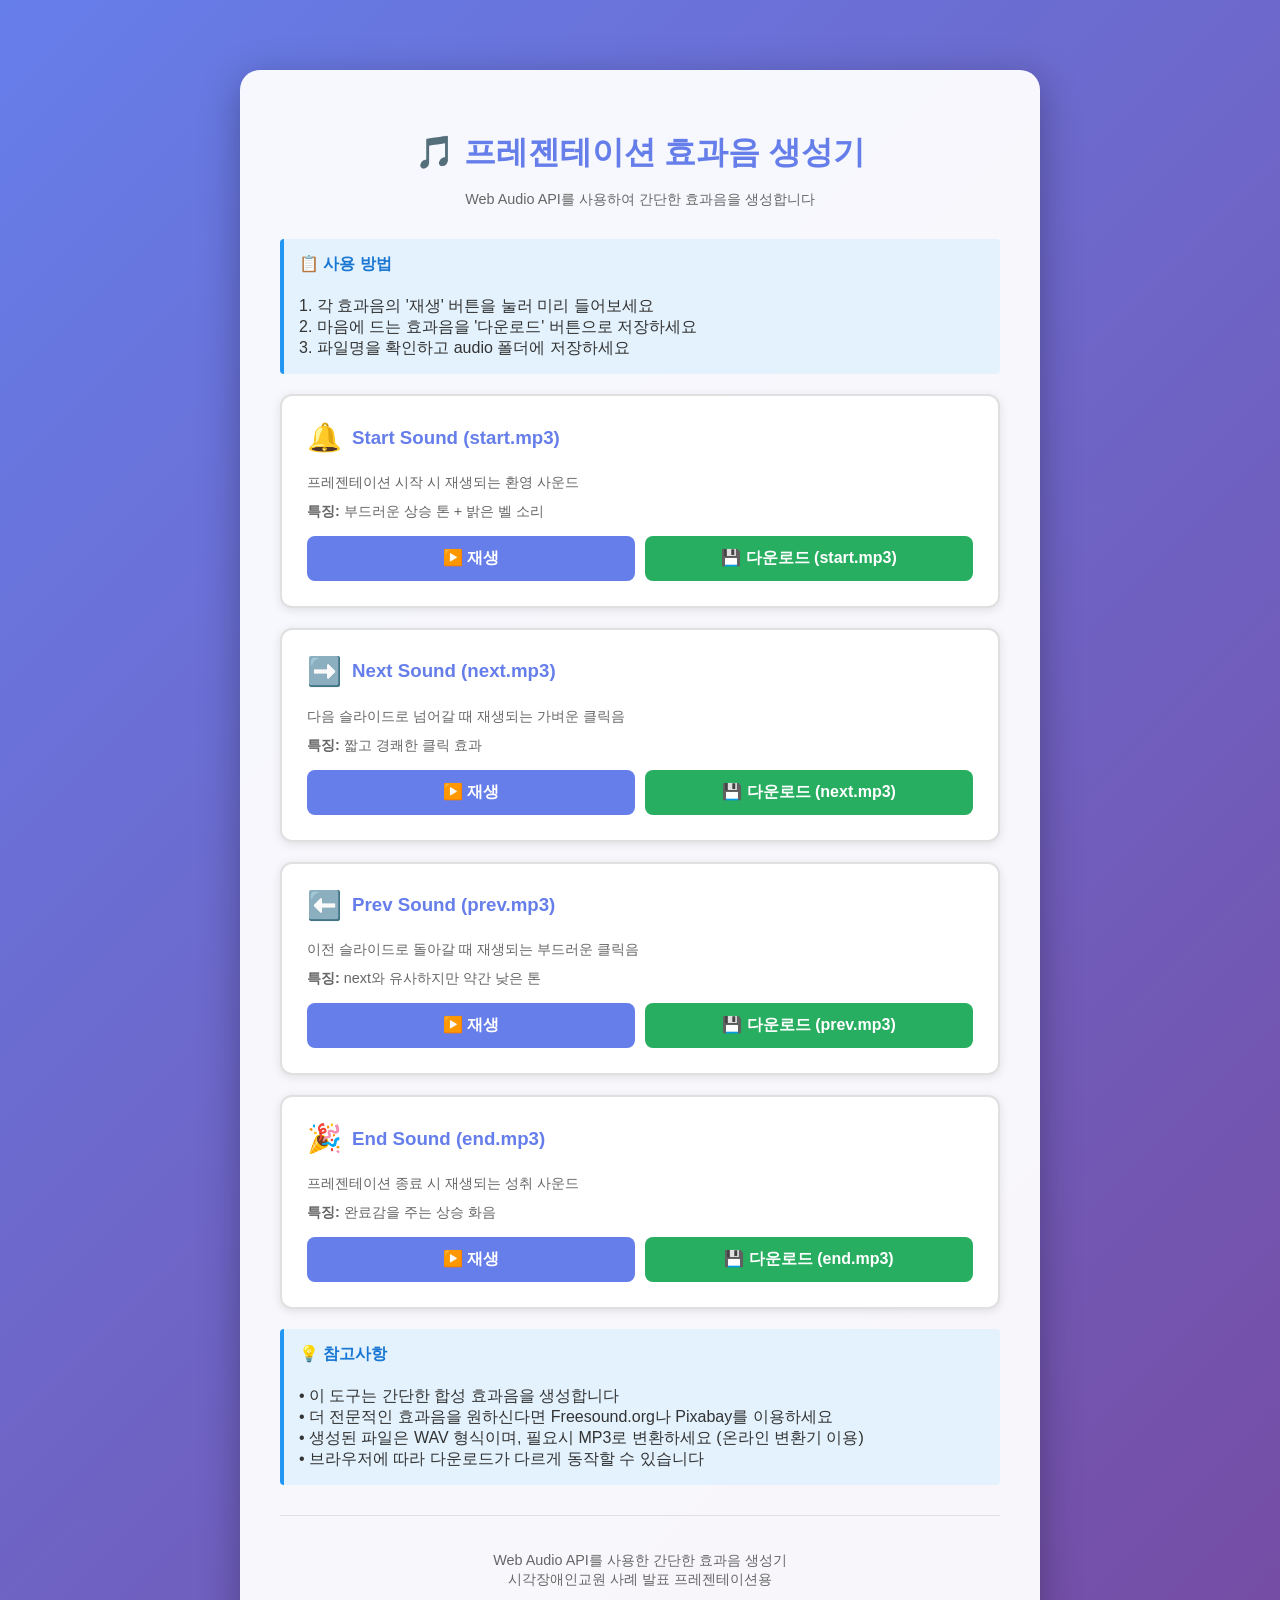
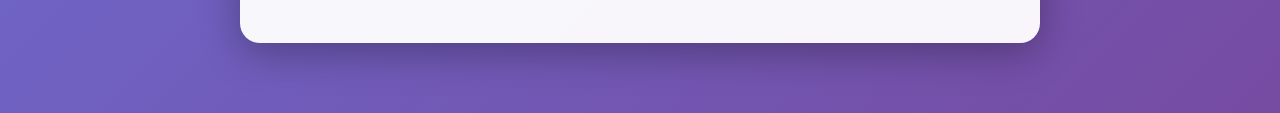
<file: audio/sound-generator.html>
<!DOCTYPE html>
<html lang="ko">
<head>
    <meta charset="UTF-8">
    <meta name="viewport" content="width=device-width, initial-scale=1.0">
    <title>프레젠테이션 효과음 생성기</title>
    <style>
        body {
            font-family: 'Segoe UI', Tahoma, Geneva, Verdana, sans-serif;
            max-width: 800px;
            margin: 50px auto;
            padding: 20px;
            background: linear-gradient(135deg, #667eea 0%, #764ba2 100%);
            color: white;
        }
        .container {
            background: rgba(255, 255, 255, 0.95);
            padding: 40px;
            border-radius: 20px;
            box-shadow: 0 10px 40px rgba(0,0,0,0.3);
            color: #333;
        }
        h1 {
            text-align: center;
            color: #667eea;
            margin-bottom: 10px;
        }
        .subtitle {
            text-align: center;
            color: #666;
            margin-bottom: 30px;
            font-size: 0.9em;
        }
        .sound-card {
            background: white;
            border: 2px solid #e0e0e0;
            border-radius: 12px;
            padding: 25px;
            margin-bottom: 20px;
            box-shadow: 0 2px 10px rgba(0,0,0,0.1);
        }
        .sound-card h3 {
            margin-top: 0;
            color: #667eea;
            display: flex;
            align-items: center;
            gap: 10px;
        }
        .sound-card p {
            color: #666;
            margin: 10px 0;
            font-size: 0.9em;
        }
        .button-group {
            display: flex;
            gap: 10px;
            margin-top: 15px;
        }
        button {
            flex: 1;
            padding: 12px 20px;
            border: none;
            border-radius: 8px;
            font-size: 1em;
            cursor: pointer;
            transition: all 0.3s;
            font-weight: 600;
        }
        .play-btn {
            background: #667eea;
            color: white;
        }
        .play-btn:hover {
            background: #5568d3;
            transform: translateY(-2px);
            box-shadow: 0 4px 12px rgba(102, 126, 234, 0.4);
        }
        .download-btn {
            background: #27ae60;
            color: white;
        }
        .download-btn:hover {
            background: #229954;
            transform: translateY(-2px);
            box-shadow: 0 4px 12px rgba(39, 174, 96, 0.4);
        }
        .download-btn:disabled {
            background: #ccc;
            cursor: not-allowed;
            transform: none;
        }
        .icon {
            font-size: 1.5em;
        }
        .info-box {
            background: #e3f2fd;
            border-left: 4px solid #2196f3;
            padding: 15px;
            margin: 20px 0;
            border-radius: 4px;
        }
        .info-box h4 {
            margin-top: 0;
            color: #1976d2;
        }
        .info-box p {
            margin-bottom: 0;
            color: #333;
        }
        .success-message {
            background: #c8e6c9;
            border-left: 4px solid #4caf50;
            padding: 15px;
            margin: 20px 0;
            border-radius: 4px;
            display: none;
        }
        .footer {
            text-align: center;
            margin-top: 30px;
            padding-top: 20px;
            border-top: 1px solid #e0e0e0;
            color: #666;
            font-size: 0.9em;
        }
    </style>
</head>
<body>
    <div class="container">
        <h1>🎵 프레젠테이션 효과음 생성기</h1>
        <p class="subtitle">Web Audio API를 사용하여 간단한 효과음을 생성합니다</p>

        <div class="info-box">
            <h4>📋 사용 방법</h4>
            <p>1. 각 효과음의 '재생' 버튼을 눌러 미리 들어보세요<br>
            2. 마음에 드는 효과음을 '다운로드' 버튼으로 저장하세요<br>
            3. 파일명을 확인하고 audio 폴더에 저장하세요</p>
        </div>

        <!-- Start Sound -->
        <div class="sound-card">
            <h3><span class="icon">🔔</span> Start Sound (start.mp3)</h3>
            <p>프레젠테이션 시작 시 재생되는 환영 사운드</p>
            <p><strong>특징:</strong> 부드러운 상승 톤 + 밝은 벨 소리</p>
            <div class="button-group">
                <button class="play-btn" onclick="playStart()">▶️ 재생</button>
                <button class="download-btn" onclick="downloadStart()">💾 다운로드 (start.mp3)</button>
            </div>
        </div>

        <!-- Next Sound -->
        <div class="sound-card">
            <h3><span class="icon">➡️</span> Next Sound (next.mp3)</h3>
            <p>다음 슬라이드로 넘어갈 때 재생되는 가벼운 클릭음</p>
            <p><strong>특징:</strong> 짧고 경쾌한 클릭 효과</p>
            <div class="button-group">
                <button class="play-btn" onclick="playNext()">▶️ 재생</button>
                <button class="download-btn" onclick="downloadNext()">💾 다운로드 (next.mp3)</button>
            </div>
        </div>

        <!-- Prev Sound -->
        <div class="sound-card">
            <h3><span class="icon">⬅️</span> Prev Sound (prev.mp3)</h3>
            <p>이전 슬라이드로 돌아갈 때 재생되는 부드러운 클릭음</p>
            <p><strong>특징:</strong> next와 유사하지만 약간 낮은 톤</p>
            <div class="button-group">
                <button class="play-btn" onclick="playPrev()">▶️ 재생</button>
                <button class="download-btn" onclick="downloadPrev()">💾 다운로드 (prev.mp3)</button>
            </div>
        </div>

        <!-- End Sound -->
        <div class="sound-card">
            <h3><span class="icon">🎉</span> End Sound (end.mp3)</h3>
            <p>프레젠테이션 종료 시 재생되는 성취 사운드</p>
            <p><strong>특징:</strong> 완료감을 주는 상승 화음</p>
            <div class="button-group">
                <button class="play-btn" onclick="playEnd()">▶️ 재생</button>
                <button class="download-btn" onclick="downloadEnd()">💾 다운로드 (end.mp3)</button>
            </div>
        </div>

        <div class="success-message" id="successMessage">
            ✅ 다운로드 완료! 파일을 audio 폴더에 저장하세요.
        </div>

        <div class="info-box">
            <h4>💡 참고사항</h4>
            <p>• 이 도구는 간단한 합성 효과음을 생성합니다<br>
            • 더 전문적인 효과음을 원하신다면 Freesound.org나 Pixabay를 이용하세요<br>
            • 생성된 파일은 WAV 형식이며, 필요시 MP3로 변환하세요 (온라인 변환기 이용)<br>
            • 브라우저에 따라 다운로드가 다르게 동작할 수 있습니다</p>
        </div>

        <div class="footer">
            <p>Web Audio API를 사용한 간단한 효과음 생성기<br>
            시각장애인교원 사례 발표 프레젠테이션용</p>
        </div>
    </div>

    <script>
        const audioContext = new (window.AudioContext || window.webkitAudioContext)();

        // Start sound: Rising tone with bell
        function createStartSound() {
            const duration = 1.5;
            const sampleRate = audioContext.sampleRate;
            const buffer = audioContext.createBuffer(2, sampleRate * duration, sampleRate);

            for (let channel = 0; channel < 2; channel++) {
                const data = buffer.getChannelData(channel);
                for (let i = 0; i < buffer.length; i++) {
                    const t = i / sampleRate;
                    // Rising tone
                    const freq1 = 400 + (t * 200);
                    const wave1 = Math.sin(2 * Math.PI * freq1 * t) * 0.3;
                    // Bell overtone
                    const wave2 = Math.sin(2 * Math.PI * 800 * t) * 0.2;
                    const wave3 = Math.sin(2 * Math.PI * 1200 * t) * 0.1;
                    // Envelope
                    const envelope = Math.exp(-t * 2);
                    data[i] = (wave1 + wave2 + wave3) * envelope;
                }
            }
            return buffer;
        }

        // Next sound: Short click
        function createNextSound() {
            const duration = 0.15;
            const sampleRate = audioContext.sampleRate;
            const buffer = audioContext.createBuffer(2, sampleRate * duration, sampleRate);

            for (let channel = 0; channel < 2; channel++) {
                const data = buffer.getChannelData(channel);
                for (let i = 0; i < buffer.length; i++) {
                    const t = i / sampleRate;
                    const wave = Math.sin(2 * Math.PI * 1000 * t) * 0.3;
                    const envelope = Math.exp(-t * 30);
                    data[i] = wave * envelope;
                }
            }
            return buffer;
        }

        // Prev sound: Lower click
        function createPrevSound() {
            const duration = 0.15;
            const sampleRate = audioContext.sampleRate;
            const buffer = audioContext.createBuffer(2, sampleRate * duration, sampleRate);

            for (let channel = 0; channel < 2; channel++) {
                const data = buffer.getChannelData(channel);
                for (let i = 0; i < buffer.length; i++) {
                    const t = i / sampleRate;
                    const wave = Math.sin(2 * Math.PI * 700 * t) * 0.3;
                    const envelope = Math.exp(-t * 30);
                    data[i] = wave * envelope;
                }
            }
            return buffer;
        }

        // End sound: Achievement chord
        function createEndSound() {
            const duration = 2;
            const sampleRate = audioContext.sampleRate;
            const buffer = audioContext.createBuffer(2, sampleRate * duration, sampleRate);

            for (let channel = 0; channel < 2; channel++) {
                const data = buffer.getChannelData(channel);
                for (let i = 0; i < buffer.length; i++) {
                    const t = i / sampleRate;
                    // Major chord: C-E-G
                    const wave1 = Math.sin(2 * Math.PI * 523.25 * t) * 0.2; // C
                    const wave2 = Math.sin(2 * Math.PI * 659.25 * t) * 0.2; // E
                    const wave3 = Math.sin(2 * Math.PI * 783.99 * t) * 0.2; // G
                    const wave4 = Math.sin(2 * Math.PI * 1046.50 * t) * 0.15; // C high
                    const envelope = Math.exp(-t * 1.5);
                    data[i] = (wave1 + wave2 + wave3 + wave4) * envelope;
                }
            }
            return buffer;
        }

        function playBuffer(buffer) {
            const source = audioContext.createBufferSource();
            source.buffer = buffer;
            source.connect(audioContext.destination);
            source.start();
        }

        function playStart() {
            playBuffer(createStartSound());
        }

        function playNext() {
            playBuffer(createNextSound());
        }

        function playPrev() {
            playBuffer(createPrevSound());
        }

        function playEnd() {
            playBuffer(createEndSound());
        }

        function bufferToWave(buffer) {
            const length = buffer.length * buffer.numberOfChannels * 2 + 44;
            const arrayBuffer = new ArrayBuffer(length);
            const view = new DataView(arrayBuffer);
            const channels = [];
            let offset = 0;
            let pos = 0;

            // Write WAV header
            const setUint16 = (data) => {
                view.setUint16(pos, data, true);
                pos += 2;
            };
            const setUint32 = (data) => {
                view.setUint32(pos, data, true);
                pos += 4;
            };

            // "RIFF"
            setUint32(0x46464952);
            // File size - 8
            setUint32(length - 8);
            // "WAVE"
            setUint32(0x45564157);
            // "fmt "
            setUint32(0x20746d66);
            // Length of format data
            setUint32(16);
            // Type of format (1 = PCM)
            setUint16(1);
            // Number of channels
            setUint16(buffer.numberOfChannels);
            // Sample rate
            setUint32(buffer.sampleRate);
            // Byte rate
            setUint32(buffer.sampleRate * 2 * buffer.numberOfChannels);
            // Block align
            setUint16(buffer.numberOfChannels * 2);
            // Bits per sample
            setUint16(16);
            // "data"
            setUint32(0x61746164);
            // Data chunk size
            setUint32(length - pos - 4);

            // Write audio data
            for (let i = 0; i < buffer.numberOfChannels; i++) {
                channels.push(buffer.getChannelData(i));
            }

            while (pos < length) {
                for (let i = 0; i < buffer.numberOfChannels; i++) {
                    let sample = Math.max(-1, Math.min(1, channels[i][offset]));
                    sample = sample < 0 ? sample * 0x8000 : sample * 0x7FFF;
                    view.setInt16(pos, sample, true);
                    pos += 2;
                }
                offset++;
            }

            return new Blob([arrayBuffer], { type: 'audio/wav' });
        }

        function downloadSound(buffer, filename) {
            const wav = bufferToWave(buffer);
            const url = URL.createObjectURL(wav);
            const a = document.createElement('a');
            a.href = url;
            a.download = filename;
            a.click();
            URL.revokeObjectURL(url);

            // Show success message
            const msg = document.getElementById('successMessage');
            msg.style.display = 'block';
            setTimeout(() => {
                msg.style.display = 'none';
            }, 3000);
        }

        function downloadStart() {
            downloadSound(createStartSound(), 'start.wav');
        }

        function downloadNext() {
            downloadSound(createNextSound(), 'next.wav');
        }

        function downloadPrev() {
            downloadSound(createPrevSound(), 'prev.wav');
        }

        function downloadEnd() {
            downloadSound(createEndSound(), 'end.wav');
        }
    </script>
</body>
</html>
</file>
